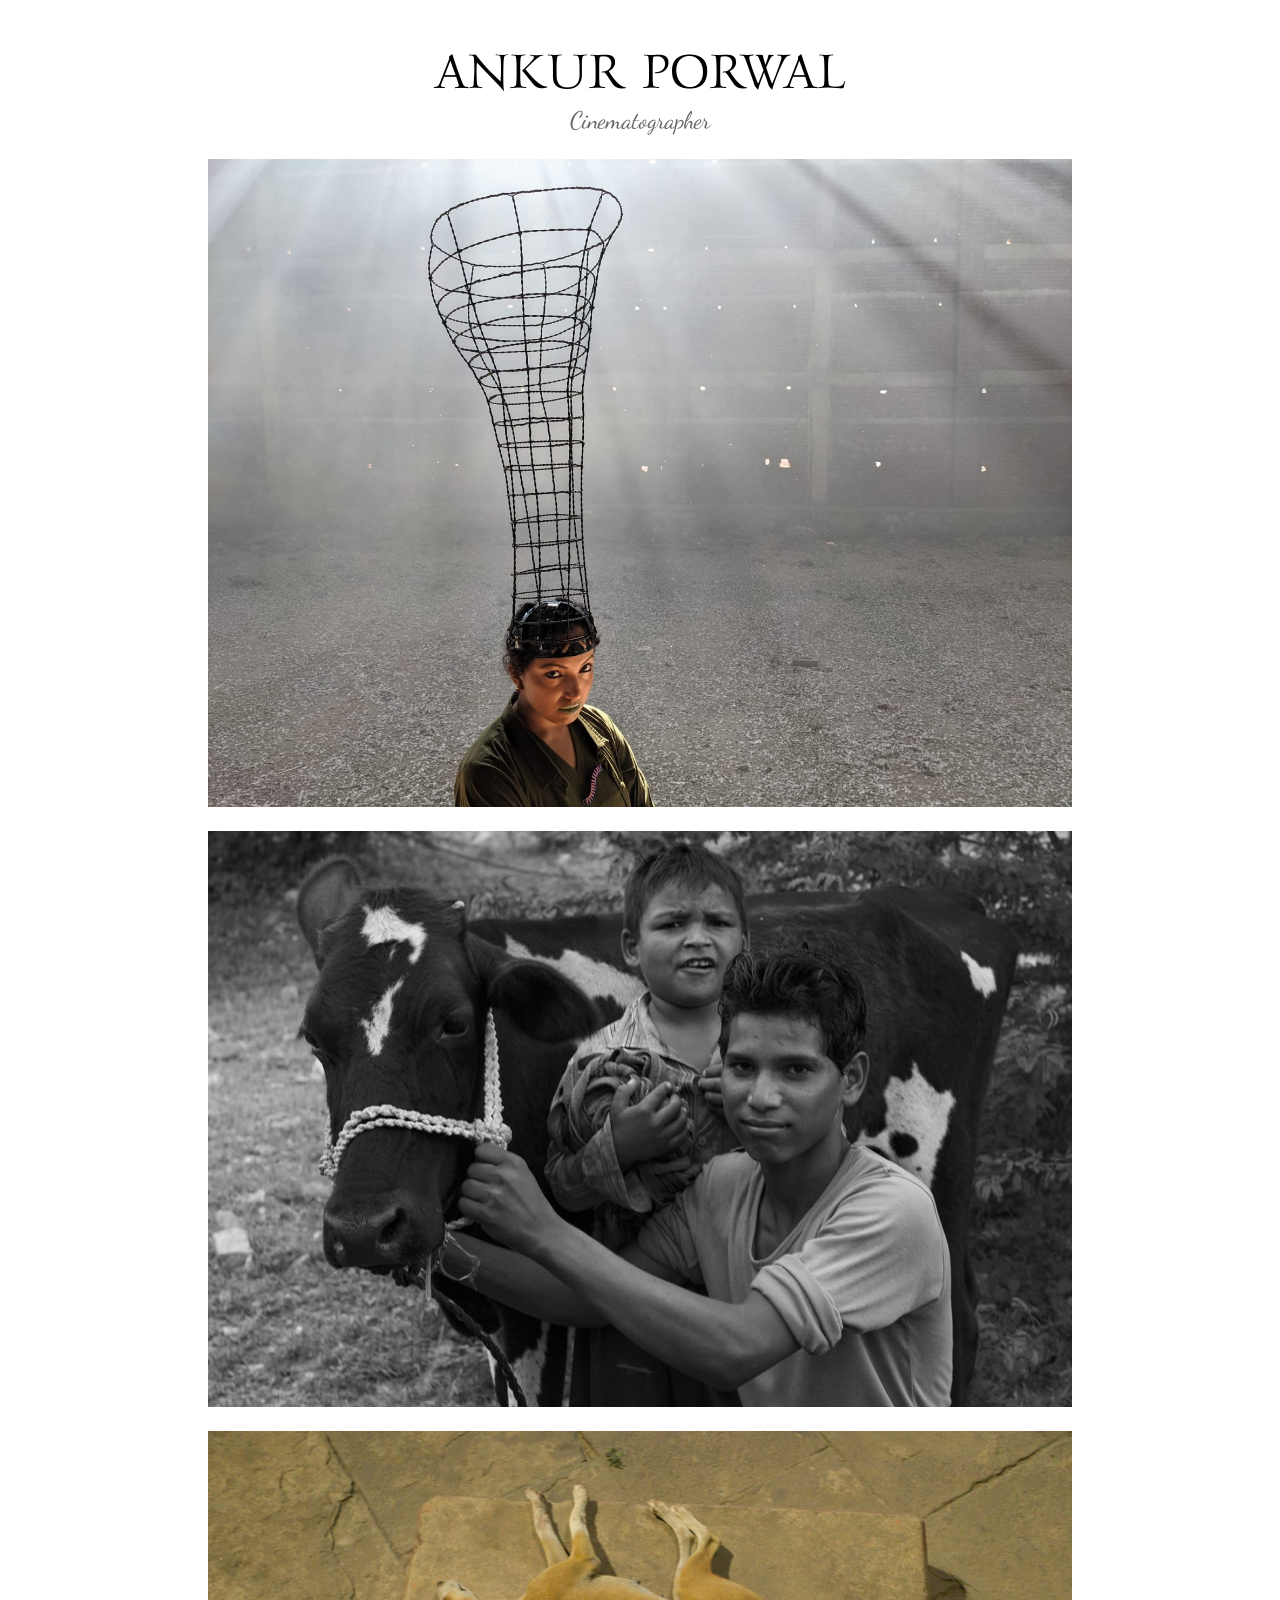
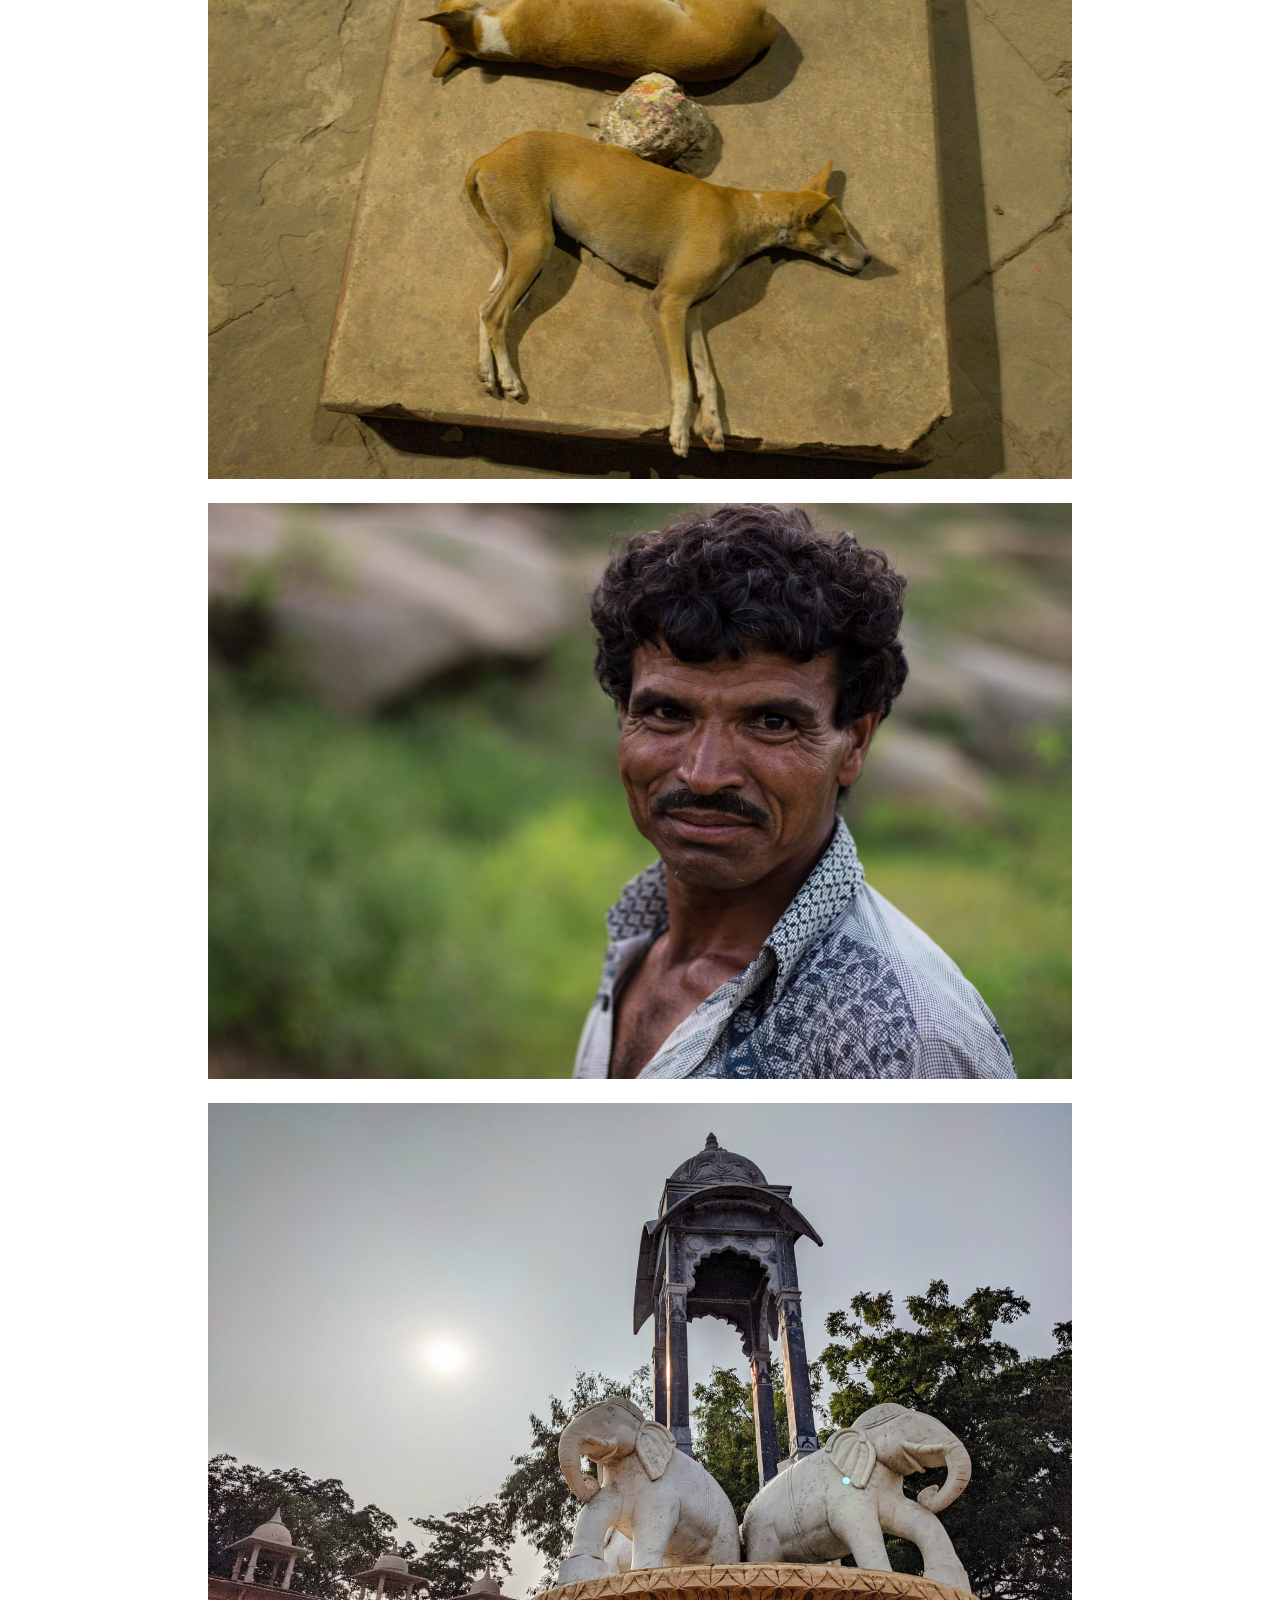
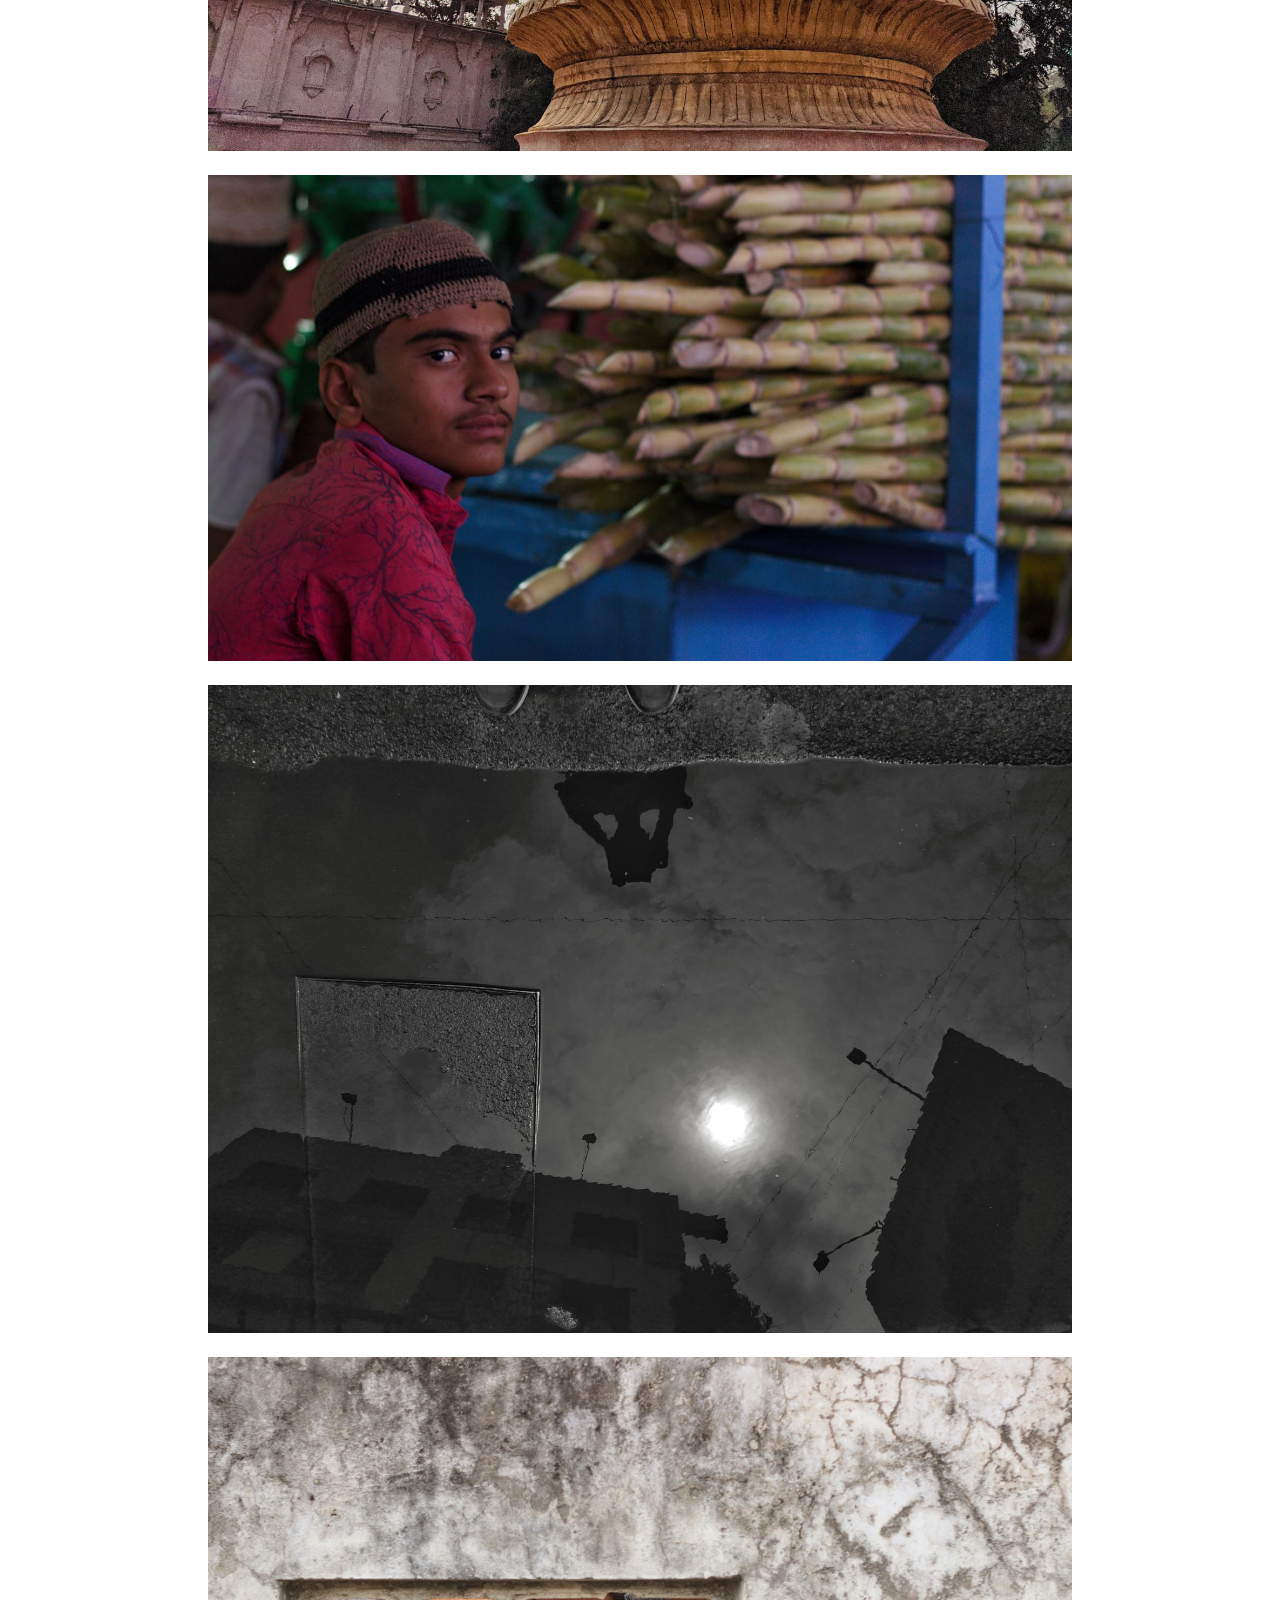
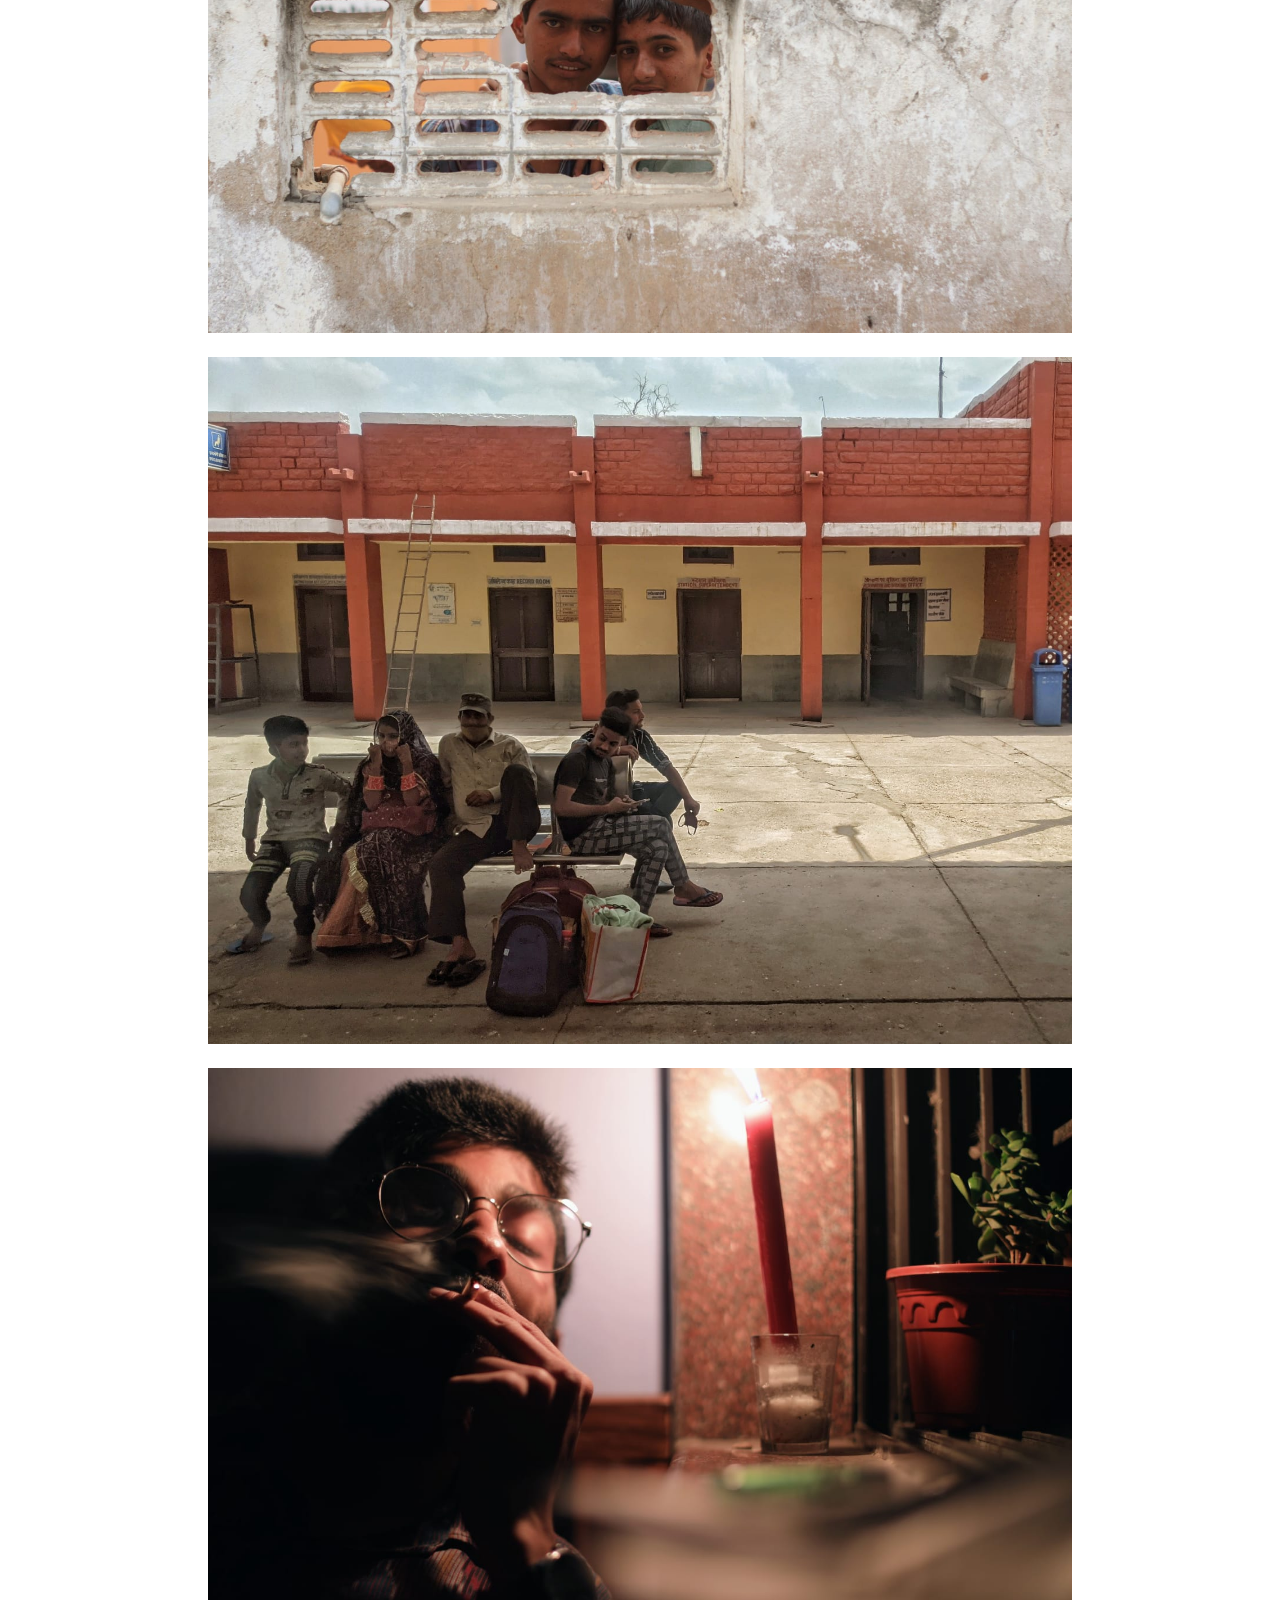
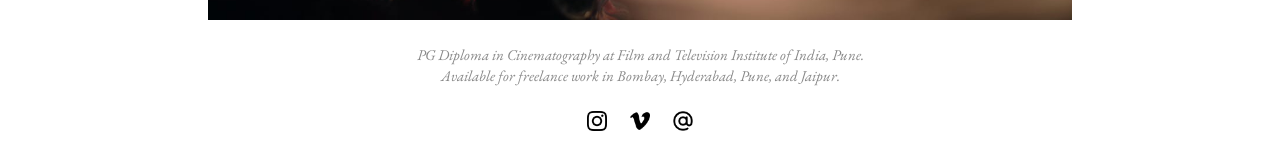
<file: index.html>
<!DOCTYPE html>
<html lang="en">
<head>

  <!-- Basic Page Needs
  –––––––––––––––––––––––––––––––––––––––––––––––––– -->
  <meta charset="utf-8">
  <title>Ankur Porwal | Cinematographer</title>
  <meta name="description" content="Cinematographer">
  <meta name="author" content="Ankur Porwal">

  <!-- Mobile Specific Metas
  –––––––––––––––––––––––––––––––––––––––––––––––––– -->
  <meta name="viewport" content="width=device-width, initial-scale=1">

  <!-- FONT
  –––––––––––––––––––––––––––––––––––––––––––––––––– -->
  <link rel="preconnect" href="https://fonts.googleapis.com">
  <link rel="preconnect" href="https://fonts.gstatic.com" crossorigin>
  <link href="https://fonts.googleapis.com/css2?family=Dancing+Script&family=EB+Garamond:ital@0;1&family=Festive&family=Gideon+Roman&family=Kalam:wght@300&display=swap" rel="stylesheet" type="text/css">

  <!-- CSS
  –––––––––––––––––––––––––––––––––––––––––––––––––– -->
  <link rel="stylesheet" href="css/normalize.css">
  <link rel="stylesheet" href="css/skeleton.css">

  <!-- Favicon
  –––––––––––––––––––––––––––––––––––––––––––––––––– -->
  <link rel="icon" type="image/png" href="images/favicon.png">

  <!-- Social Media Icons
  –––––––––––––––––––––––––––––––––––––––––––––––––– -->
  <link rel=”stylesheet” href=”https://cdnjs.cloudflare.com/ajax/libs/font-awesome/4.7.0/css/font-awesome.min.css”>

  <!-- Google Analytics
  –––––––––––––––––––––––––––––––––––––––––––––––––– -->
<!--
  <script>
    if (document.location.hostname.search("www.ankurporwal.com") !== -1) {
      (function(i,s,o,g,r,a,m){i['GoogleAnalyticsObject']=r;i[r]=i[r]||function(){
      (i[r].q=i[r].q||[]).push(arguments)},i[r].l=1*new Date();a=s.createElement(o),
      m=s.getElementsByTagName(o)[0];a.async=1;a.src=g;m.parentNode.insertBefore(a,m)
      })(window,document,'script','https://www.google-analytics.com/analytics.js','ga');

      ga('create', 'UA-212262080-1', 'auto');
      ga('send', 'pageview');
    }
  </script>
-->

</head>
  
<body>

  <!-- Primary Page Layout
  –––––––––––––––––––––––––––––––––––––––––––––––––– -->
  <div class="container">
    <div class="row">
      <div class="sixteen columns" style="margin-top: 4.5%">
        <h1>ANKUR PORWAL</h1>
        <h5>Cinematographer</h5>
        <div id="slideshow">
          <img src="images/slides/slide-0.jpg"><br>
          <img src="images/slides/slide-1.jpg"><br>
          <img src="images/slides/slide-2.jpg"><br>
          <img src="images/slides/slide-3.jpg"><br>
          <img src="images/slides/slide-4.jpg"><br>
          <img src="images/slides/slide-5.jpg"><br>
          <img src="images/slides/slide-6.jpg"><br>
          <img src="images/slides/slide-7.jpg"><br>
          <img src="images/slides/slide-8.jpg"><br>
          <img src="images/slides/slide-9.jpg"><br>
        </div>
        
        <p>PG Diploma in Cinematography at Film and Television Institute of India, Pune.<br>
           Available for freelance work in Bombay, Hyderabad, Pune, and Jaipur.</p>
        <p>
        
        <a target="_blank" href="https://www.instagram.com/cinekur/"><img src="images/instagram.png" height="20" style="padding-right: 20px;"></a>
          <a target="_blank" href="https://vimeo.com/kurkur"><img src="images/vimeo.png" height="20" style="padding-right: 20px;"></a>
          <a target="_blank" href="mailto:namaste@ankurporwal.com"><img src="images/arroba.png" height="20"></a>
        </p>
      </div>
    </div>
  </div>

<!-- End Document
  –––––––––––––––––––––––––––––––––––––––––––––––––– -->
</body>
</html>
</file>
<file: css/skeleton.css>
/*
* Skeleton V2.0.4
* Copyright 2014, Dave Gamache
* www.getskeleton.com
* Free to use under the MIT license.
* http://www.opensource.org/licenses/mit-license.php
* 12/29/2014
*/


/* Table of contents
––––––––––––––––––––––––––––––––––––––––––––––––––
- Grid
- Base Styles
- Typography
- Links
- Buttons
- Forms
- Lists
- Code
- Tables
- Spacing
- Utilities
- Clearing
- Media Queries
*/


/* Grid
–––––––––––––––––––––––––––––––––––––––––––––––––– */
.container {
  position: relative;
  width: 100%;
  max-width: 960px;
  margin: 0 auto;
  padding: 0 20px;
  box-sizing: border-box; }
.column,
.columns {
  width: 100%;
  float: left;
  box-sizing: border-box; }

/* For devices larger than 400px */
@media (min-width: 400px) {
  .container {
    width: 85%;
    padding: 0; }
}

/* For devices larger than 550px */
@media (min-width: 550px) {
  .container {
    width: 80%; }
  .column,
  .columns {
    margin-left: 4%; }
  .column:first-child,
  .columns:first-child {
    margin-left: 0; }

  .one.column,
  .one.columns                    { width: 4.66666666667%; }
  .two.columns                    { width: 13.3333333333%; }
  .three.columns                  { width: 22%;            }
  .four.columns                   { width: 30.6666666667%; }
  .five.columns                   { width: 39.3333333333%; }
  .six.columns                    { width: 48%;            }
  .seven.columns                  { width: 56.6666666667%; }
  .eight.columns                  { width: 65.3333333333%; }
  .nine.columns                   { width: 74.0%;          }
  .ten.columns                    { width: 82.6666666667%; }
  .eleven.columns                 { width: 91.3333333333%; }
  .twelve.columns                 { width: 100%; margin-left: 0; }

  .one-third.column               { width: 30.6666666667%; }
  .two-thirds.column              { width: 65.3333333333%; }

  .one-half.column                { width: 48%; }

  /* Offsets */
  .offset-by-one.column,
  .offset-by-one.columns          { margin-left: 8.66666666667%; }
  .offset-by-two.column,
  .offset-by-two.columns          { margin-left: 17.3333333333%; }
  .offset-by-three.column,
  .offset-by-three.columns        { margin-left: 26%;            }
  .offset-by-four.column,
  .offset-by-four.columns         { margin-left: 34.6666666667%; }
  .offset-by-five.column,
  .offset-by-five.columns         { margin-left: 43.3333333333%; }
  .offset-by-six.column,
  .offset-by-six.columns          { margin-left: 52%;            }
  .offset-by-seven.column,
  .offset-by-seven.columns        { margin-left: 60.6666666667%; }
  .offset-by-eight.column,
  .offset-by-eight.columns        { margin-left: 69.3333333333%; }
  .offset-by-nine.column,
  .offset-by-nine.columns         { margin-left: 78.0%;          }
  .offset-by-ten.column,
  .offset-by-ten.columns          { margin-left: 86.6666666667%; }
  .offset-by-eleven.column,
  .offset-by-eleven.columns       { margin-left: 95.3333333333%; }

  .offset-by-one-third.column,
  .offset-by-one-third.columns    { margin-left: 34.6666666667%; }
  .offset-by-two-thirds.column,
  .offset-by-two-thirds.columns   { margin-left: 69.3333333333%; }

  .offset-by-one-half.column,
  .offset-by-one-half.columns     { margin-left: 52%; }

}


/* Base Styles
–––––––––––––––––––––––––––––––––––––––––––––––––– */
/* NOTE
html is set to 62.5% so that all the REM measurements throughout Skeleton
are based on 10px sizing. So basically 1.5rem = 15px :) */
html {
  font-size: 62.5%; }
body {
  font-size: 1.5em; /* currently ems cause chrome bug misinterpreting rems on body element */
  line-height: 1.6;
  font-weight: 400;
  font-family: 'EB Garamond', serif;
  color: #222; }


/* Typography
–––––––––––––––––––––––––––––––––––––––––––––––––– */
h1, h2, h3, h4, h5, h6 {
  margin-top: 0;
  margin-bottom: 2rem;
  font-weight: 300; }
h1 { font-size: 4.0rem; line-height: 1.2;  letter-spacing: -.01rem; font-family: 'Gideon Roman', cursive; color: #000; text-align: center; margin: 0; padding: 0; }
h2 { font-size: 3.6rem; line-height: 1.25; letter-spacing: -.1rem; }
h3 { font-size: 3.0rem; line-height: 1.3;  letter-spacing: -.1rem; }
h4 { font-size: 2.4rem; line-height: 1.35; letter-spacing: -.08rem; }
h5 { font-size: 1.8rem; line-height: 1.5;  letter-spacing: -.01rem; font-family: 'Dancing Script', cursive; color: #666; text-align: center; padding: 0; }
h6 { font-size: 1.5rem; line-height: 1.6;  letter-spacing: 0; }

/* Larger than phablet */
@media (min-width: 550px) {
  h1 { font-size: 5.0rem; }
  h2 { font-size: 4.2rem; }
  h3 { font-size: 3.6rem; }
  h4 { font-size: 3.0rem; }
  h5 { font-size: 2.4rem; }
  h6 { font-size: 1.5rem; }
}

p {
  margin-top: 0;
  font-family: 'EB Garamond', serif;
  font-style: italic;
  color: #888;
  line-height: 1.4;
  text-align: center; }


/* Slideshow
–––––––––––––––––––––––––––––––––––––––––––––––––– */
#slideshow img {
  margin-bottom: 30px;
  margin: auto;
  display: block;
  max-width: 90%; }


/* Links
–––––––––––––––––––––––––––––––––––––––––––––––––– */
a {
  color: #1EAEDB; }
a:hover {
  color: #0FA0CE; }


/* Buttons
–––––––––––––––––––––––––––––––––––––––––––––––––– */
.button,
button,
input[type="submit"],
input[type="reset"],
input[type="button"] {
  display: inline-block;
  height: 38px;
  padding: 0 30px;
  color: #555;
  text-align: center;
  font-size: 11px;
  font-weight: 600;
  line-height: 38px;
  letter-spacing: .1rem;
  text-transform: uppercase;
  text-decoration: none;
  white-space: nowrap;
  background-color: transparent;
  border-radius: 4px;
  border: 1px solid #bbb;
  cursor: pointer;
  box-sizing: border-box; }
.button:hover,
button:hover,
input[type="submit"]:hover,
input[type="reset"]:hover,
input[type="button"]:hover,
.button:focus,
button:focus,
input[type="submit"]:focus,
input[type="reset"]:focus,
input[type="button"]:focus {
  color: #333;
  border-color: #888;
  outline: 0; }
.button.button-primary,
button.button-primary,
input[type="submit"].button-primary,
input[type="reset"].button-primary,
input[type="button"].button-primary {
  color: #FFF;
  background-color: #33C3F0;
  border-color: #33C3F0; }
.button.button-primary:hover,
button.button-primary:hover,
input[type="submit"].button-primary:hover,
input[type="reset"].button-primary:hover,
input[type="button"].button-primary:hover,
.button.button-primary:focus,
button.button-primary:focus,
input[type="submit"].button-primary:focus,
input[type="reset"].button-primary:focus,
input[type="button"].button-primary:focus {
  color: #FFF;
  background-color: #1EAEDB;
  border-color: #1EAEDB; }


/* Forms
–––––––––––––––––––––––––––––––––––––––––––––––––– */
input[type="email"],
input[type="number"],
input[type="search"],
input[type="text"],
input[type="tel"],
input[type="url"],
input[type="password"],
textarea,
select {
  height: 38px;
  padding: 6px 10px; /* The 6px vertically centers text on FF, ignored by Webkit */
  background-color: #fff;
  border: 1px solid #D1D1D1;
  border-radius: 4px;
  box-shadow: none;
  box-sizing: border-box; }
/* Removes awkward default styles on some inputs for iOS */
input[type="email"],
input[type="number"],
input[type="search"],
input[type="text"],
input[type="tel"],
input[type="url"],
input[type="password"],
textarea {
  -webkit-appearance: none;
     -moz-appearance: none;
          appearance: none; }
textarea {
  min-height: 65px;
  padding-top: 6px;
  padding-bottom: 6px; }
input[type="email"]:focus,
input[type="number"]:focus,
input[type="search"]:focus,
input[type="text"]:focus,
input[type="tel"]:focus,
input[type="url"]:focus,
input[type="password"]:focus,
textarea:focus,
select:focus {
  border: 1px solid #33C3F0;
  outline: 0; }
label,
legend {
  display: block;
  margin-bottom: .5rem;
  font-weight: 600; }
fieldset {
  padding: 0;
  border-width: 0; }
input[type="checkbox"],
input[type="radio"] {
  display: inline; }
label > .label-body {
  display: inline-block;
  margin-left: .5rem;
  font-weight: normal; }


/* Lists
–––––––––––––––––––––––––––––––––––––––––––––––––– */
ul {
  list-style: circle inside; }
ol {
  list-style: decimal inside; }
ol, ul {
  padding-left: 0;
  margin-top: 0; }
ul ul,
ul ol,
ol ol,
ol ul {
  margin: 1.5rem 0 1.5rem 3rem;
  font-size: 90%; }
li {
  margin-bottom: 1rem; }


/* Code
–––––––––––––––––––––––––––––––––––––––––––––––––– */
code {
  padding: .2rem .5rem;
  margin: 0 .2rem;
  font-size: 90%;
  white-space: nowrap;
  background: #F1F1F1;
  border: 1px solid #E1E1E1;
  border-radius: 4px; }
pre > code {
  display: block;
  padding: 1rem 1.5rem;
  white-space: pre; }


/* Tables
–––––––––––––––––––––––––––––––––––––––––––––––––– */
th,
td {
  padding: 12px 15px;
  text-align: left;
  border-bottom: 1px solid #E1E1E1; }
th:first-child,
td:first-child {
  padding-left: 0; }
th:last-child,
td:last-child {
  padding-right: 0; }


/* Spacing
–––––––––––––––––––––––––––––––––––––––––––––––––– */
button,
.button {
  margin-bottom: 1rem; }
input,
textarea,
select,
fieldset {
  margin-bottom: 1.5rem; }
pre,
blockquote,
dl,
figure,
table,
p,
ul,
ol,
form {
  margin-bottom: 2.5rem; }


/* Utilities
–––––––––––––––––––––––––––––––––––––––––––––––––– */
.u-full-width {
  width: 100%;
  box-sizing: border-box; }
.u-max-full-width {
  max-width: 100%;
  box-sizing: border-box; }
.u-pull-right {
  float: right; }
.u-pull-left {
  float: left; }


/* Misc
–––––––––––––––––––––––––––––––––––––––––––––––––– */
hr {
  margin-top: 3rem;
  margin-bottom: 3.5rem;
  border-width: 0;
  border-top: 1px solid #E1E1E1; }


/* Clearing
–––––––––––––––––––––––––––––––––––––––––––––––––– */

/* Self Clearing Goodness */
.container:after,
.row:after,
.u-cf {
  content: "";
  display: table;
  clear: both; }


/* Media Queries
–––––––––––––––––––––––––––––––––––––––––––––––––– */
/*
Note: The best way to structure the use of media queries is to create the queries
near the relevant code. For example, if you wanted to change the styles for buttons
on small devices, paste the mobile query code up in the buttons section and style it
there.
*/


/* Larger than mobile */
@media (min-width: 400px) {}

/* Larger than phablet (also point when grid becomes active) */
@media (min-width: 550px) {}

/* Larger than tablet */
@media (min-width: 750px) {}

/* Larger than desktop */
@media (min-width: 1000px) {}

/* Larger than Desktop HD */
@media (min-width: 1200px) {}
</file>
